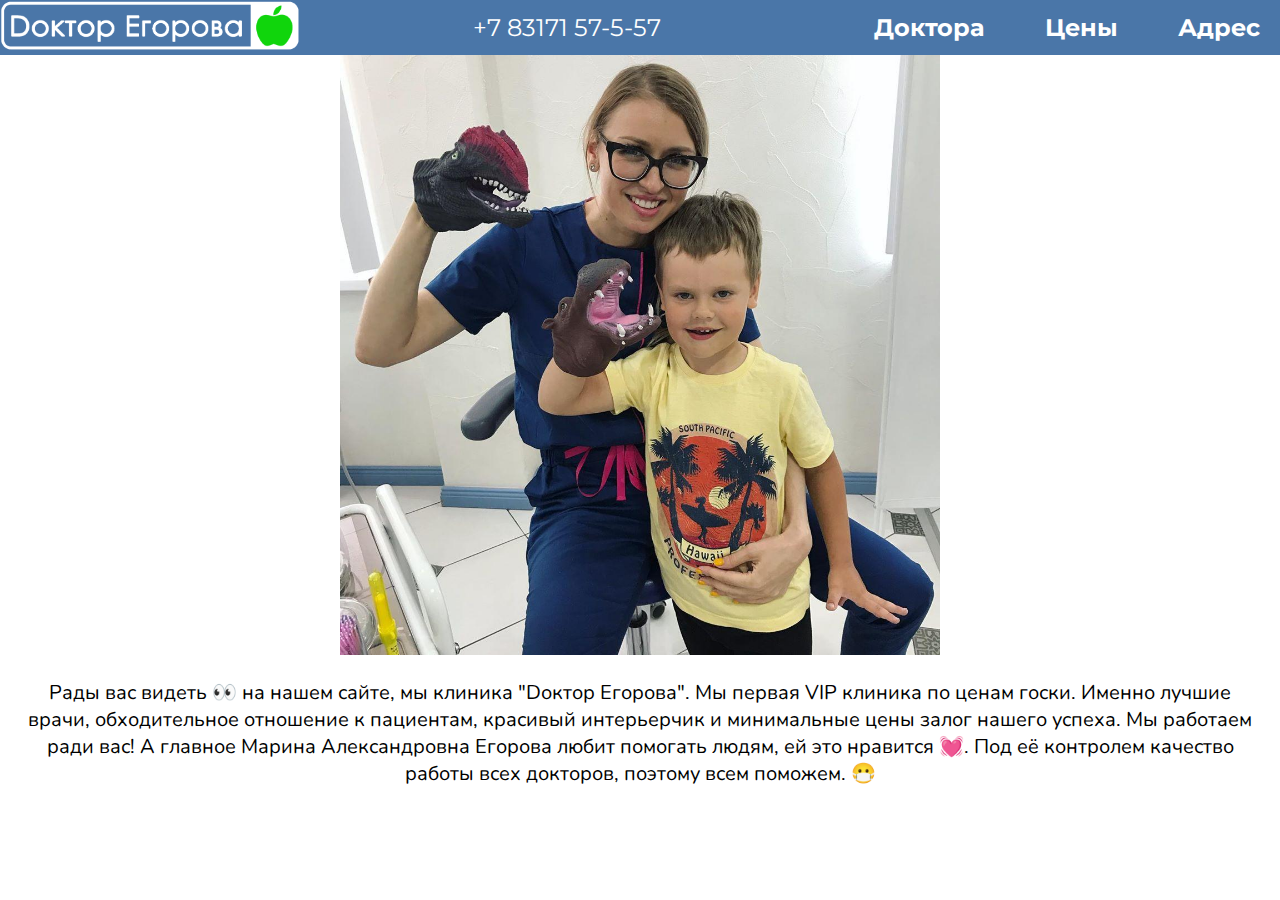
<file: index.html>
<!DOCTYPE html>
<html lang="ru">
<head>
	<meta charset="utf-8">
	<title>Стоматология "Доктор Егорова"</title>
	<link rel="shortcut icon" href="images/apl.png" type="image/x-icon">
	<link rel="stylesheet" href="style.css">
	<link href="https://fonts.googleapis.com/css2?family=Montserrat:wght@600;700&family=Nunito&display=swap" rel="stylesheet">
</head>
<body class="white_back">
	<!-- Header -->
	<header class="header">
		<div class="header_section">
			<div class="logo"><a class="a" href="index.html"><img width="300" src="images/logo.png"></a></div>	
		</div>
		<div class="header_section">
			<div class="header_phone"><a class="a" href="tel:+78317157557">+7 83171 57-5-57</a></div>	
		</div>
	    <div class="header_section">
	      <div class="header_item"><a class="a" href="doctors.html">Доктора</a></div>
	      <div class="header_item"><a class="a" href="price.html">Цены</a></div>
	      <div class="header_item"><a class="a" href="adress.html">Адрес</a></div>
	    </div>
	  </header>
	  <!--content -->
	  <center>
	  	<img src="images/index.jpg" height="600">
	<div class="h">
		Рады вас видеть 👀 на нашем сайте, мы клиника "Dоктор Егорова". Мы первая VIP клиника по ценам госки. Именно лучшие врачи, обходительное отношение к пациентам, красивый интерьерчик и минимальные цены залог нашего успеха. Мы работаем ради вас! А главное Марина Александровна Егорова любит помогать людям, ей это нравится 💓. Под еë контролем качество работы всех докторов, поэтому всем поможем. 😷
	</div>
	  </center>
	
</body>
</html>
</file>
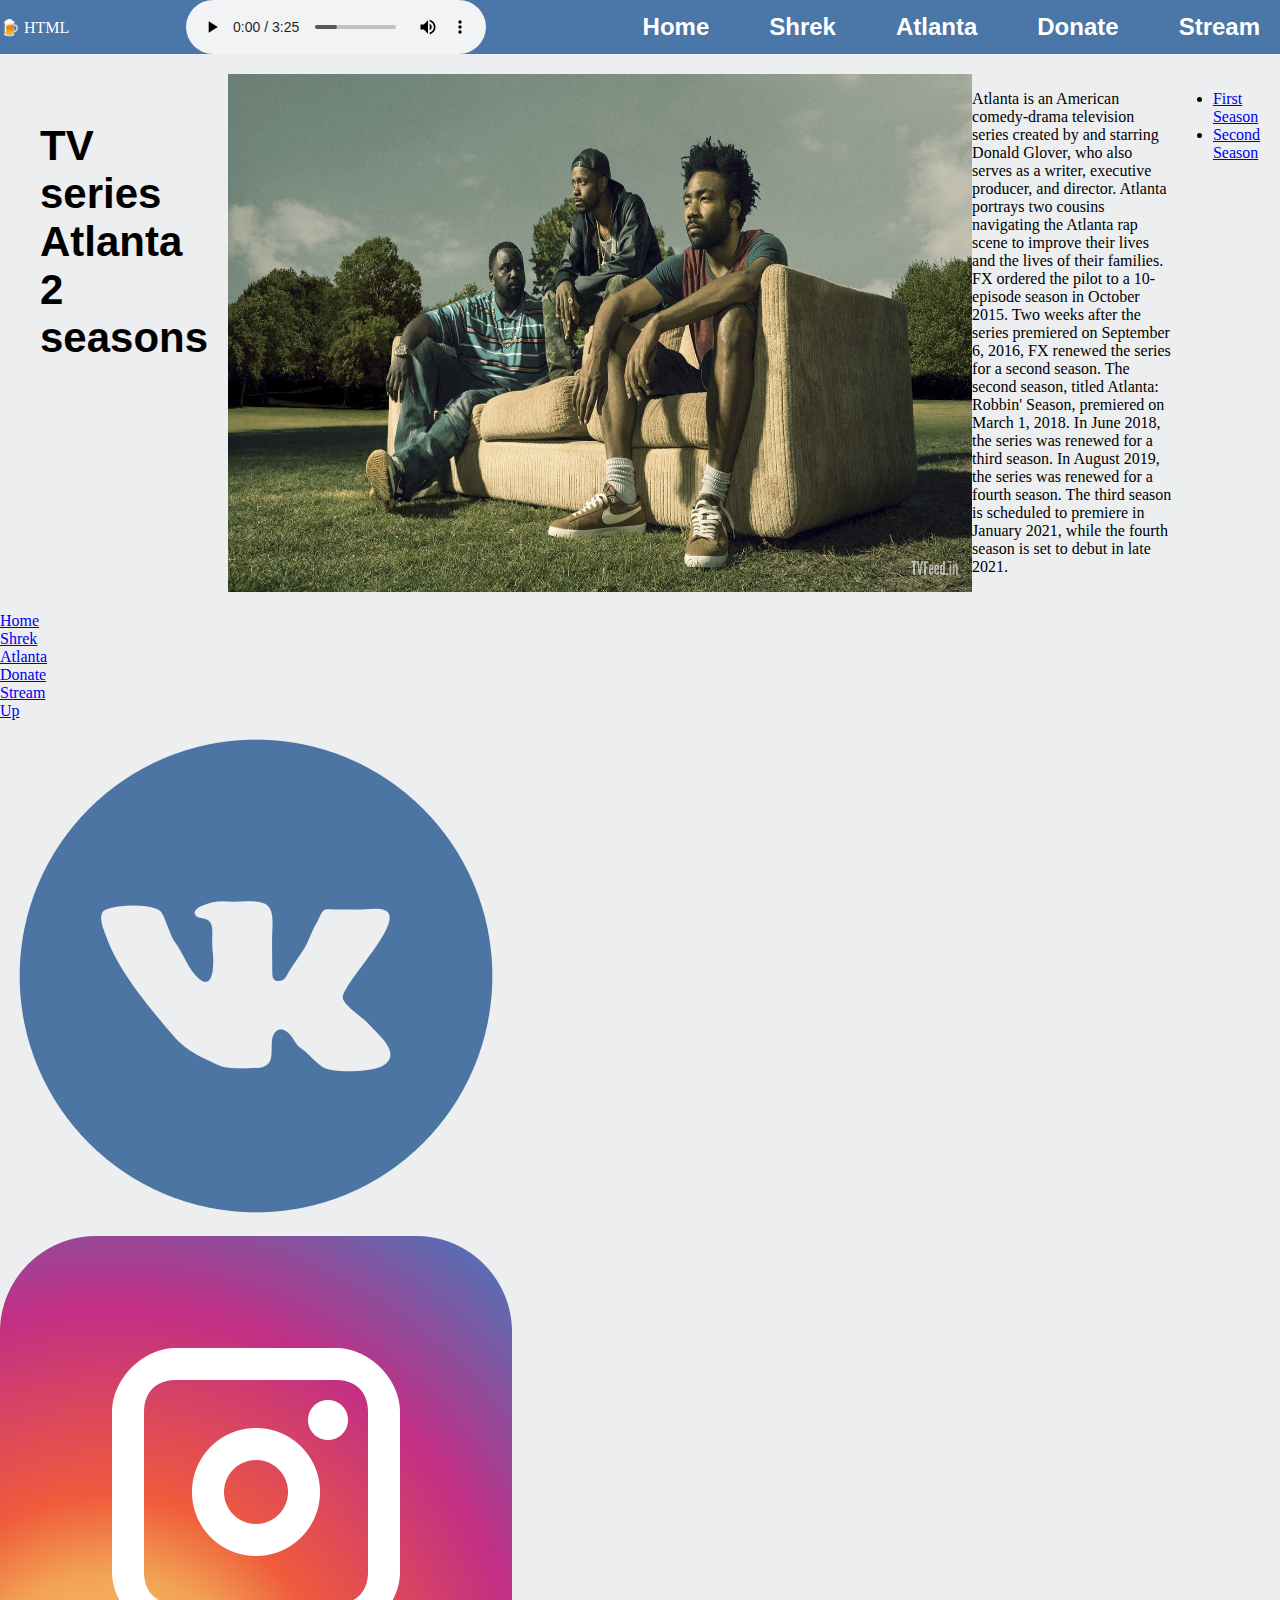
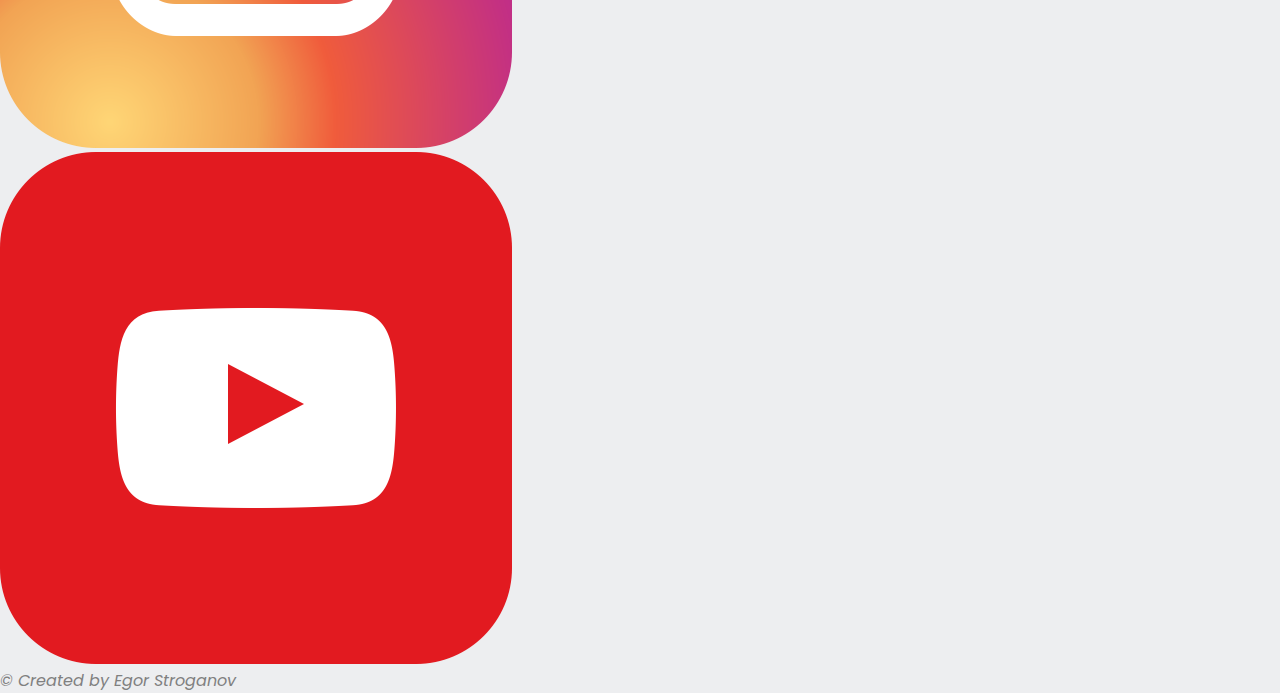
<file: about_us.html>
<!DOCTYPE html>
<html lang="en">
<head>
  <meta charset="utf-8">
  <title>Atlanta tv series</title>
    <link rel="shortcut icon" href="images/audi.png" type="image/x-icon">
  <link rel="stylesheet" href="style.css">
  <link href="https://fonts.googleapis.com/css2?family=Baloo+Paaji+2:wght@600&family=Poppins&display=swap" rel="stylesheet">
</head>
<body class="atlanta_body">
  <!-- HEADER-->
  <header class="header">
    <div class="header_section">
      <div class="header_logo">   <a class="a" href="index.html">&#127866; HTML</a></div>
    </div>
    <div class="header_section">
      <audio controls src="paper-boi.mp3"></audio>
    </div>
    <div class="header_section">
      <div class="header_item"><a class="a" href="index.html">Home</a></div>
      <div class="header_item"><a class="a" href="news.html">Shrek</a></div>
      <div class="header_item"><a class="a" href="about_us.html">Atlanta</a></div>
      <div class="header_item"><a class="a" href="donate.html">Donate</a></div>
      <div class="header_item"><a class="a" href="stream.html">Stream</a></div>
    </div>
  </header>
  <!-- content/news -->
  <div class="div">
    <h1>TV series Atlanta 2 seasons</h1>
    <img src="images/atlanta_poster.jpg_large" width="60%">
    <p>
      Atlanta is an American comedy-drama television series created by and starring Donald Glover, who also serves as a writer, executive producer, and director. Atlanta portrays two cousins navigating the Atlanta rap scene to improve their lives and the lives of their families. FX ordered the pilot to a 10-episode season in October 2015. Two weeks after the series premiered on September 6, 2016, FX renewed the series for a second season. The second season, titled Atlanta: Robbin' Season, premiered on March 1, 2018. In June 2018, the series was renewed for a third season. In August 2019, the series was renewed for a fourth season. The third season is scheduled to premiere in January 2021, while the fourth season is set to debut in late 2021.
    </p>
    <ul>
      <li><a href="atl1.html">First Season</a></li>
      <li><a href="atl2.html">Second Season</a></li>
    </ul>
  </div>
  <footer class="footer">
    <div class="footer_section">
      <div class="footer_item"><a href="index.html"     class="a_footer">Home</a></div>
      <div class="footer_item"><a href="news.html"     class="a_footer">Shrek</a></div>
      <div class="footer_item"><a href="about_us.html" class="a_footer">Atlanta</a></div>
      <div class="footer_item"><a href="donate.html"   class="a_footer">Donate</a></div>
      <div class="footer_item"><a href="stream.html"   class="a_footer">Stream</a></div>
      <div class="footer_item"><a href="#"             class="a_footer">Up</a></div>
    </div>

    <div class="footer_section">
      <div class="footer_item_img">
        <a href="https://vk.com/comicsansmc" target="_blank" class="a"><img class="img" 
          src="images/vk.png"></a>
      </div>
      <div class="footer_item_img">
        <a href="https://www.instagram.com/offffffnikimatana/" target="_blank" class="a"><img class="img" src="images/inst.png"></a>
      </div>
      <div class="footer_item_img">
        <a href="https://www.youtube.com/channel/UCi1xnFnVinfPbustBMjb_vQ?view_as=subscriber" target="_blank" class="a"><img class="img" src="images/yt.png"></a>
      </div>
    </div>
  </footer>
  <div class="the_creator">
      <em><font face="Poppins" size="3" color="gray">&#169; Created by Egor Stroganov</font></em>
    </div>
</body>
</html>
</file>
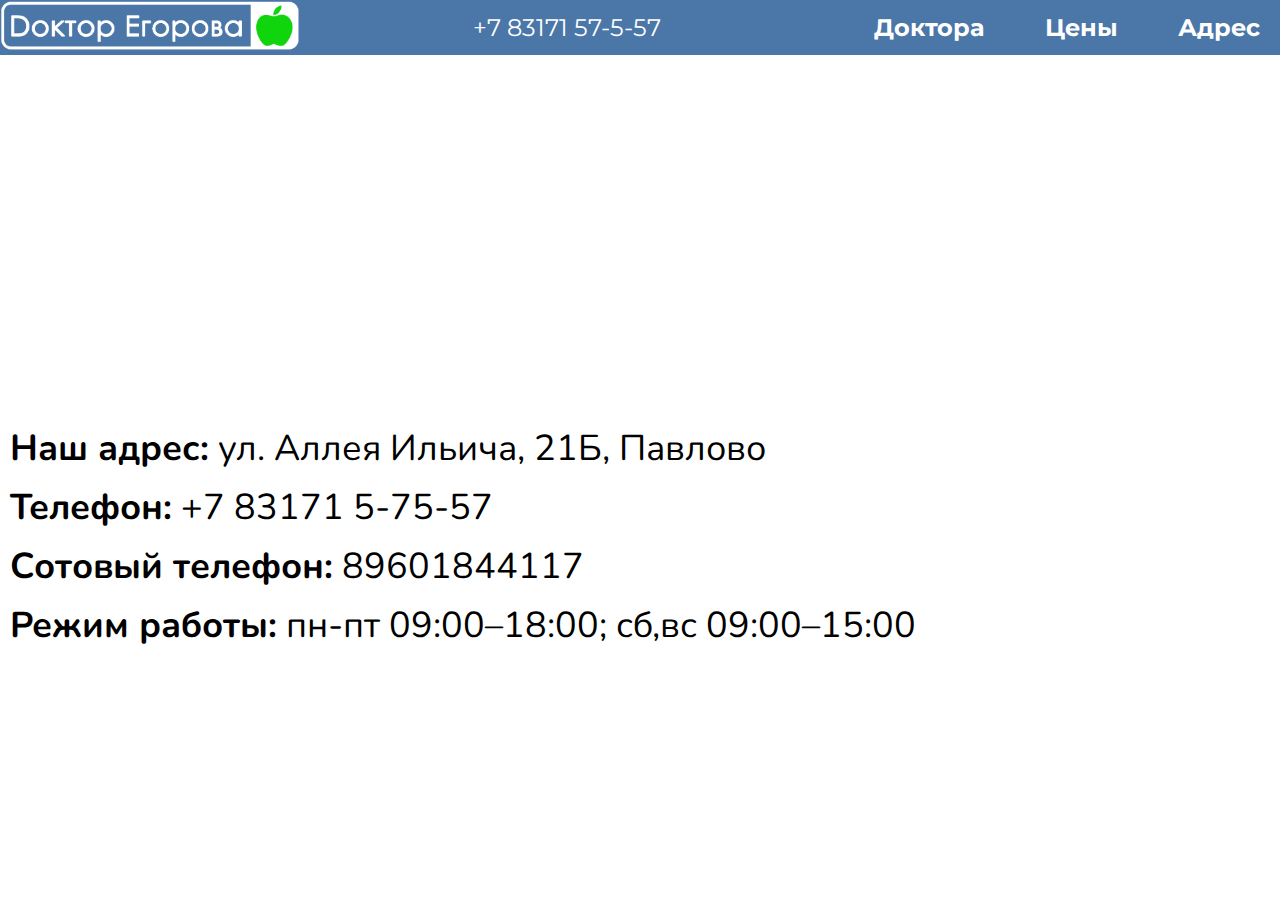
<file: adress.html>
<!DOCTYPE html>
<html lang="ru">
<head>
	<meta charset="utf-8">
	<title>Адресс</title>
	<link rel="shortcut icon" href="images/apl.png" type="image/x-icon">
	<link rel="stylesheet" href="style.css">
	<link href="https://fonts.googleapis.com/css2?family=Montserrat:wght@600;700&family=Nunito&display=swap" rel="stylesheet">
</head>
<body class="white_back">
	<!-- Header -->
	<header class="header">
		<div class="header_section">
			<div class="logo"><a class="a" href="index.html"><img width="300" src="images/logo.png"></a></div>
		</div>
		<div class="header_section">
			<div class="header_phone"><a class="a" href="tel:+78317157557">+7 83171 57-5-57</a></div>	
		</div>
	    <div class="header_section">
	      <div class="header_item"><a class="a" href="doctors.html">Доктора</a></div>
	      <div class="header_item"><a class="a" href="price.html">Цены</a></div>
	      <div class="header_item"><a class="a" href="adress.html">Адрес</a></div>
	    </div>
	  </header>

	  <iframe src="https://yandex.ru/map-widget/v1/?um=constructor%3A981377c8918e647b51d008e6818aafa29789dbdaf8f96db471f764cc96a24ab4&amp;source=constructor" width="100%" height="355" frameborder="0"></iframe>

	 <div class="big">
	 	<div class="baby"><strong>Наш адрес:</strong> ул. Аллея Ильича, 21Б, Павлово</div>
	 	<div class="baby"><strong>Телефон:</strong> +7 83171 5-75-57</div>
		<div class="baby"><strong>Сотовый телефон:</strong> 89601844117</div>
	 	<div class="baby"><strong>Режим работы:</strong> пн-пт 09:00–18:00; сб,вс 09:00–15:00</div>

	 </div>
	
</body>
</html>
</file>
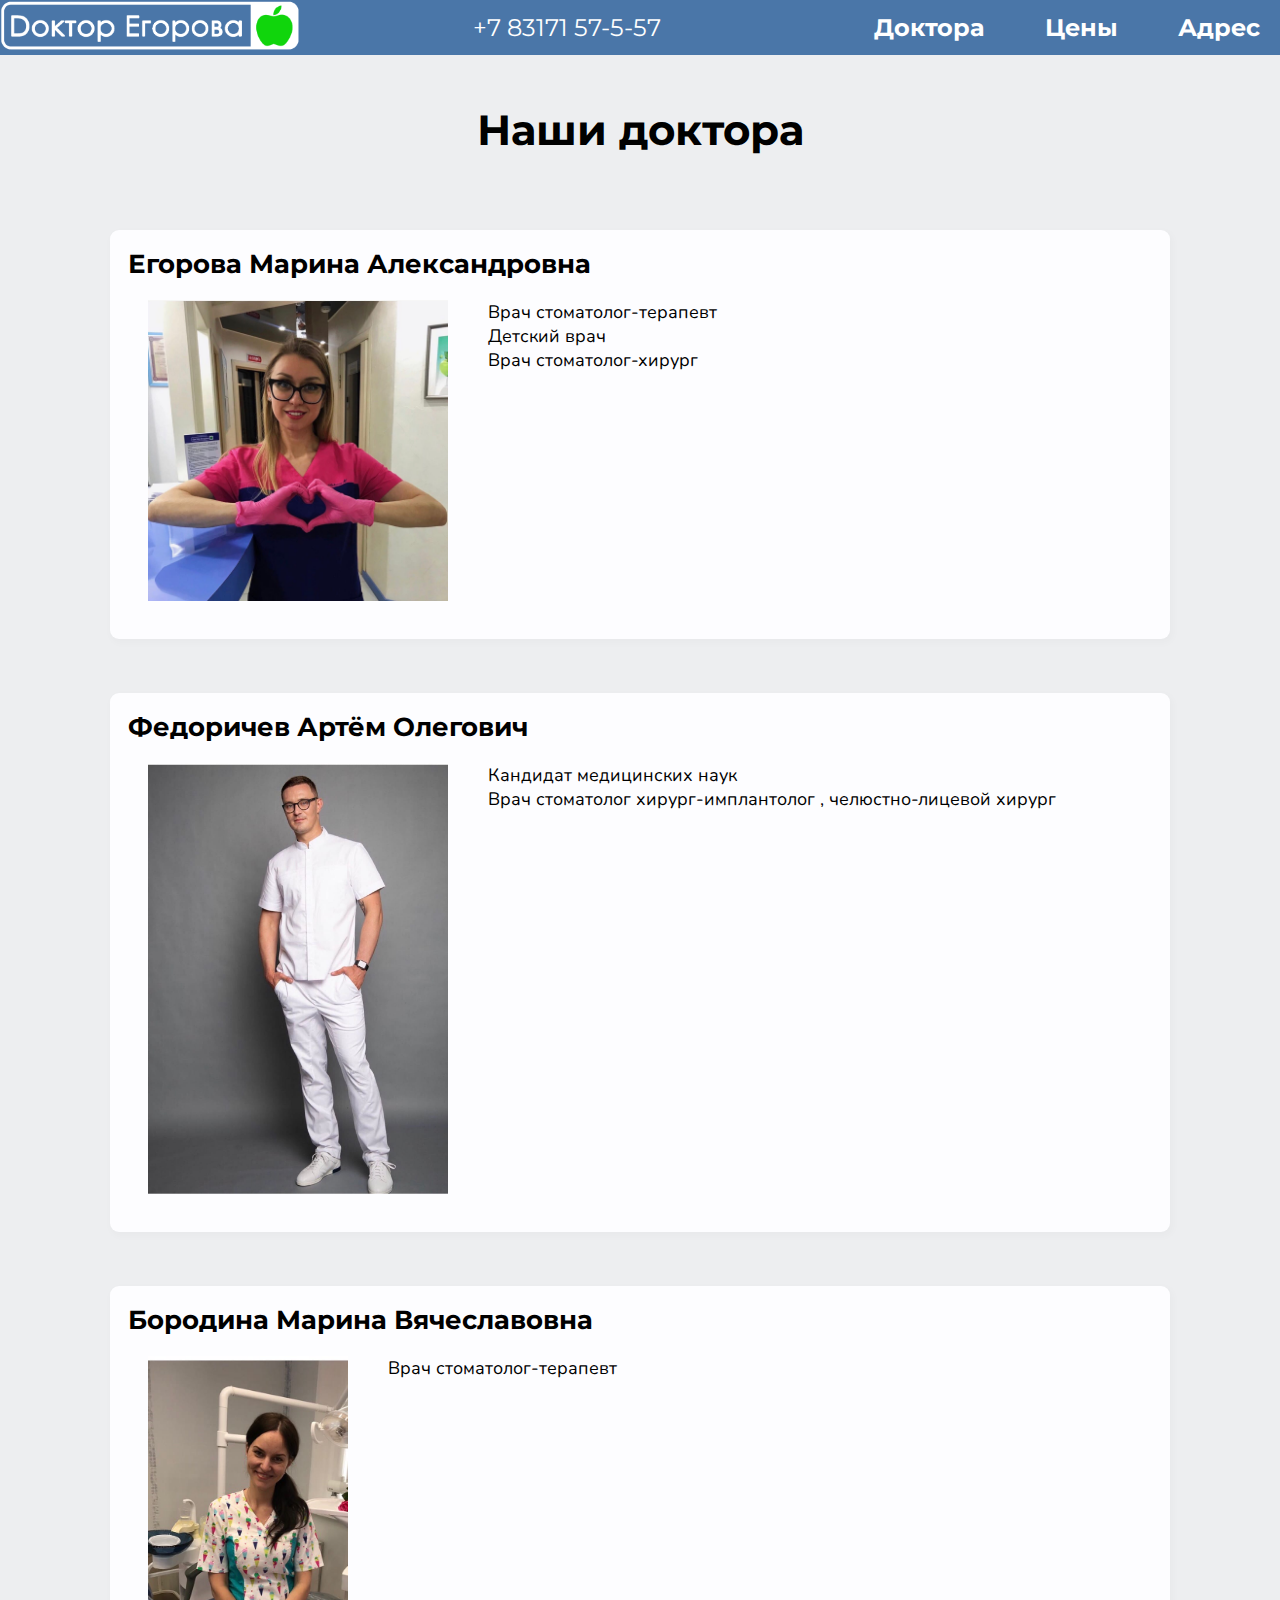
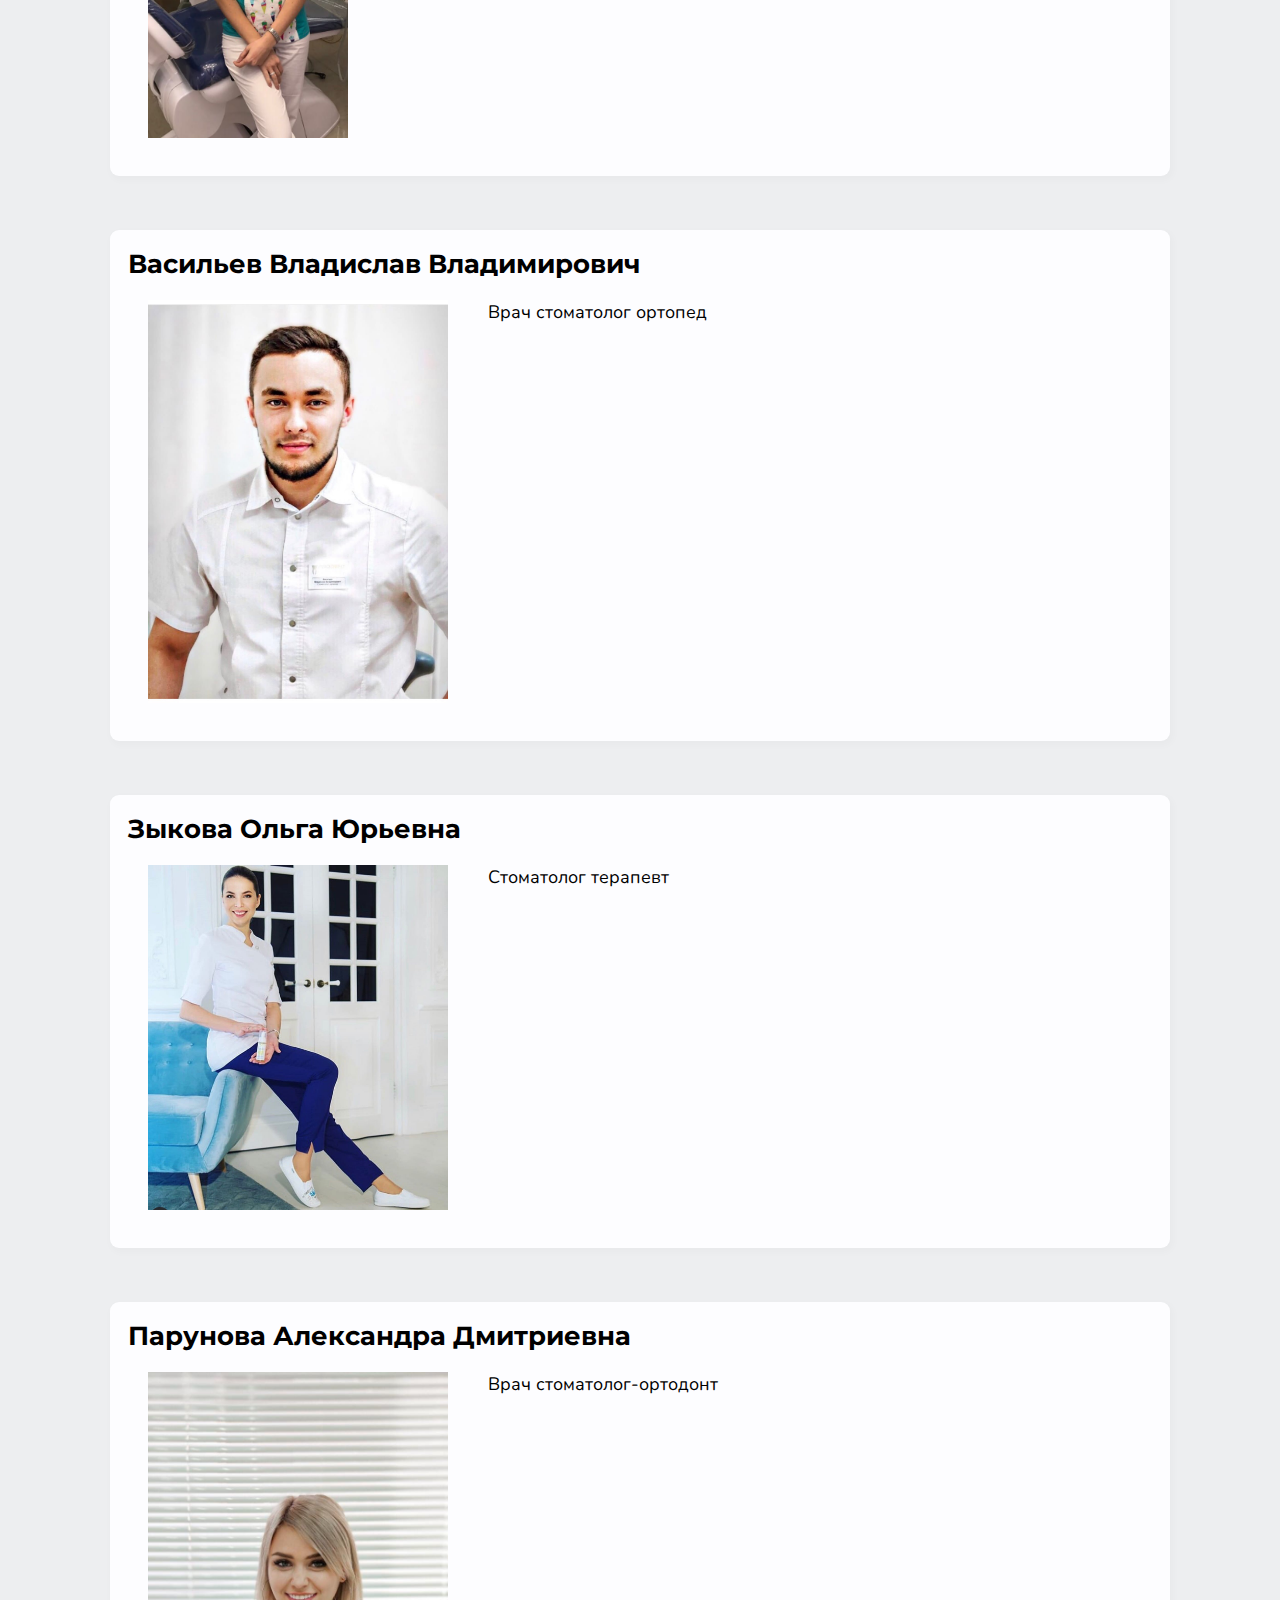
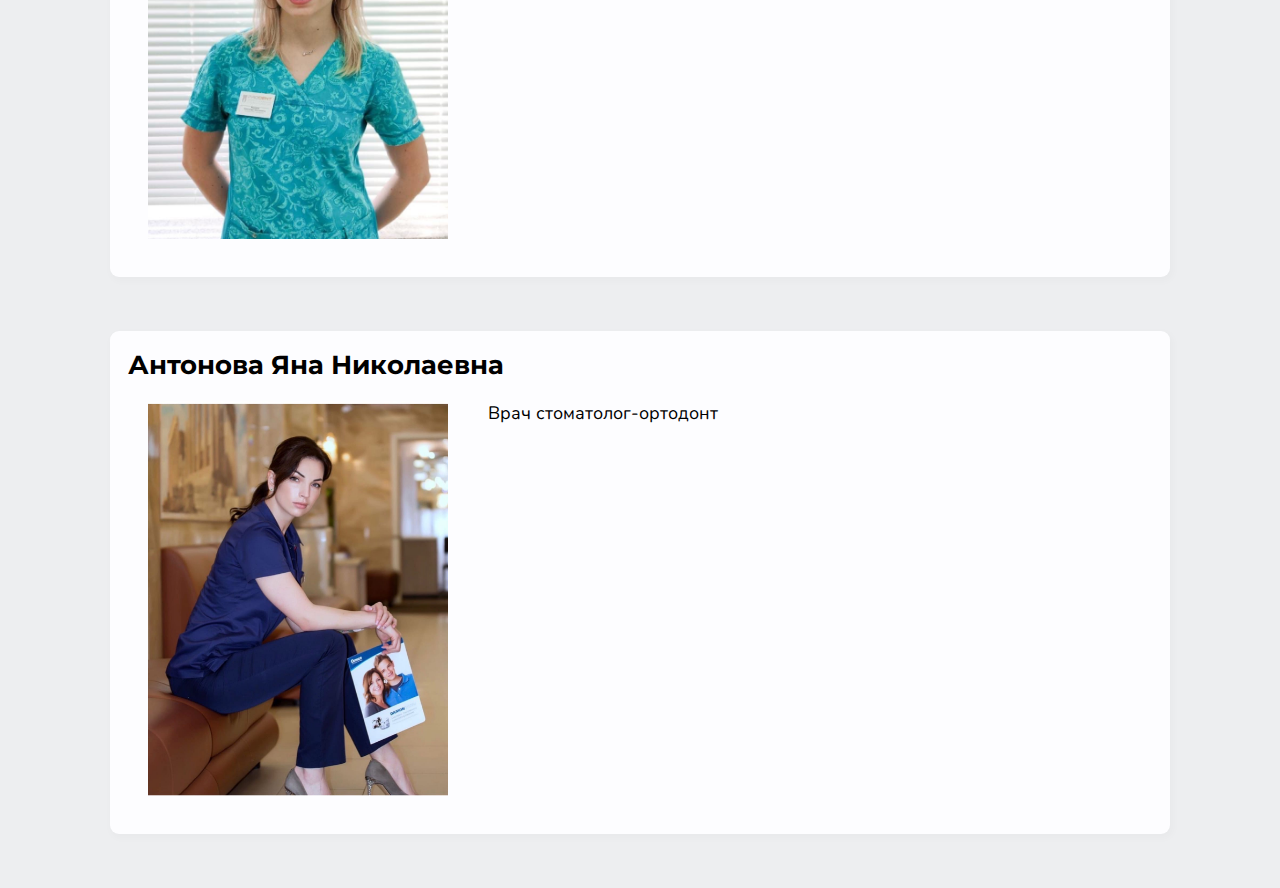
<file: doctors.html>
<!DOCTYPE html>
<html lang="ru">
<head>
	<meta charset="utf-8">
	<title>Доктора</title>
	<link rel="shortcut icon" href="images/apl.png" type="image/x-icon">
	<link rel="stylesheet" href="style.css">
	<link href="https://fonts.googleapis.com/css2?family=Montserrat:wght@600;700&family=Nunito&display=swap" rel="stylesheet">
</head>
<body>
	<!-- Header -->
	<header class="header">
		<div class="header_section">
			<div class="logo"><a class="a" href="index.html"><img width="300" src="images/logo.png"></a></div>
		</div>
		<div class="header_section">
			<div class="header_phone"><a class="a" href="tel:+78317157557">+7 83171 57-5-57</a></div>	
		</div>
	    <div class="header_section">
	      <div class="header_item"><a class="a" href="doctors.html">Доктора</a></div>
	      <div class="header_item"><a class="a" href="price.html">Цены</a></div>
	      <div class="header_item"><a class="a" href="adress.html">Адрес</a></div>
	    </div>
	  </header>
	 <!-- content -->
	 <center><h1>Наши доктора</h1></center>
	 <form>
	 	<h2>Егорова Марина Александровна</h2>
	 	<div class="niga">
	 		<div class="div"><img src="images/marina.jpg" width="300"></div>
		 	<div class="div">
		 	Врач стоматолог-терапевт <br>
			Детский врач<br>
			Врач стоматолог-хирург
		 	</div>
	 	</div>
	 </form>
	 <form>
	 	<h2>Федоричев Артём Олегович</h2>
	 	<div class="niga">
	 		<div class="div"><img src="images/doc.jpg" width="300"></div>
		 	<div class="div">
		 	Кандидат медицинских наук <br>
			Врач стоматолог хирург-имплантолог , челюстно-лицевой хирург
		 	</div>
	 	</div>
	 </form>
	 <form>
	 	<h2>Бородина Марина Вячеславовна</h2>
	 	<div class="niga">
	 		<div class="div"><img src="images/marina2.jpg"  width="200"></div>
		 	<div class="div">
		 	Врач стоматолог-терапевт
		 	</div>
	 	</div>
	 </form>
	 <form>
	 	<h2>Васильев Владислав Владимирович</h2>
	 	<div class="niga">
	 		<div class="div"><img src="images/vlad.jpg" width="300"></div>
		 	<div class="div">
		 	Врач стоматолог ортопед
		 	</div>
	 	</div>
	 </form>
	 <form>
	 	<h2>Зыкова Ольга Юрьевна</h2>
	 	<div class="niga">
	 		<div class="div"><img src="images/olga.jpg" width="300"></div>
		 	<div class="div">
		 	Стоматолог терапевт
		 	</div>
	 	</div>
	 </form>
	 <form>
	 	<h2>Парунова Александра Дмитриевна</h2>
	 	<div class="niga">
	 		<div class="div"><img src="images/hot.jpg" width="300"></div>
		 	<div class="div">
		 	Врач стоматолог-ортодонт
		 	</div>
	 	</div>
	 </form>
	 <form>
	 	<h2>Антонова Яна Николаевна</h2>
	 	<div class="niga">
	 		<div class="div"><img src="images/yana.jpg" width="300"></div>
		 	<div class="div">
		 	Врач стоматолог-ортодонт
		 	</div>
	 	</div>
	 </form>
</body>
</html>
</file>
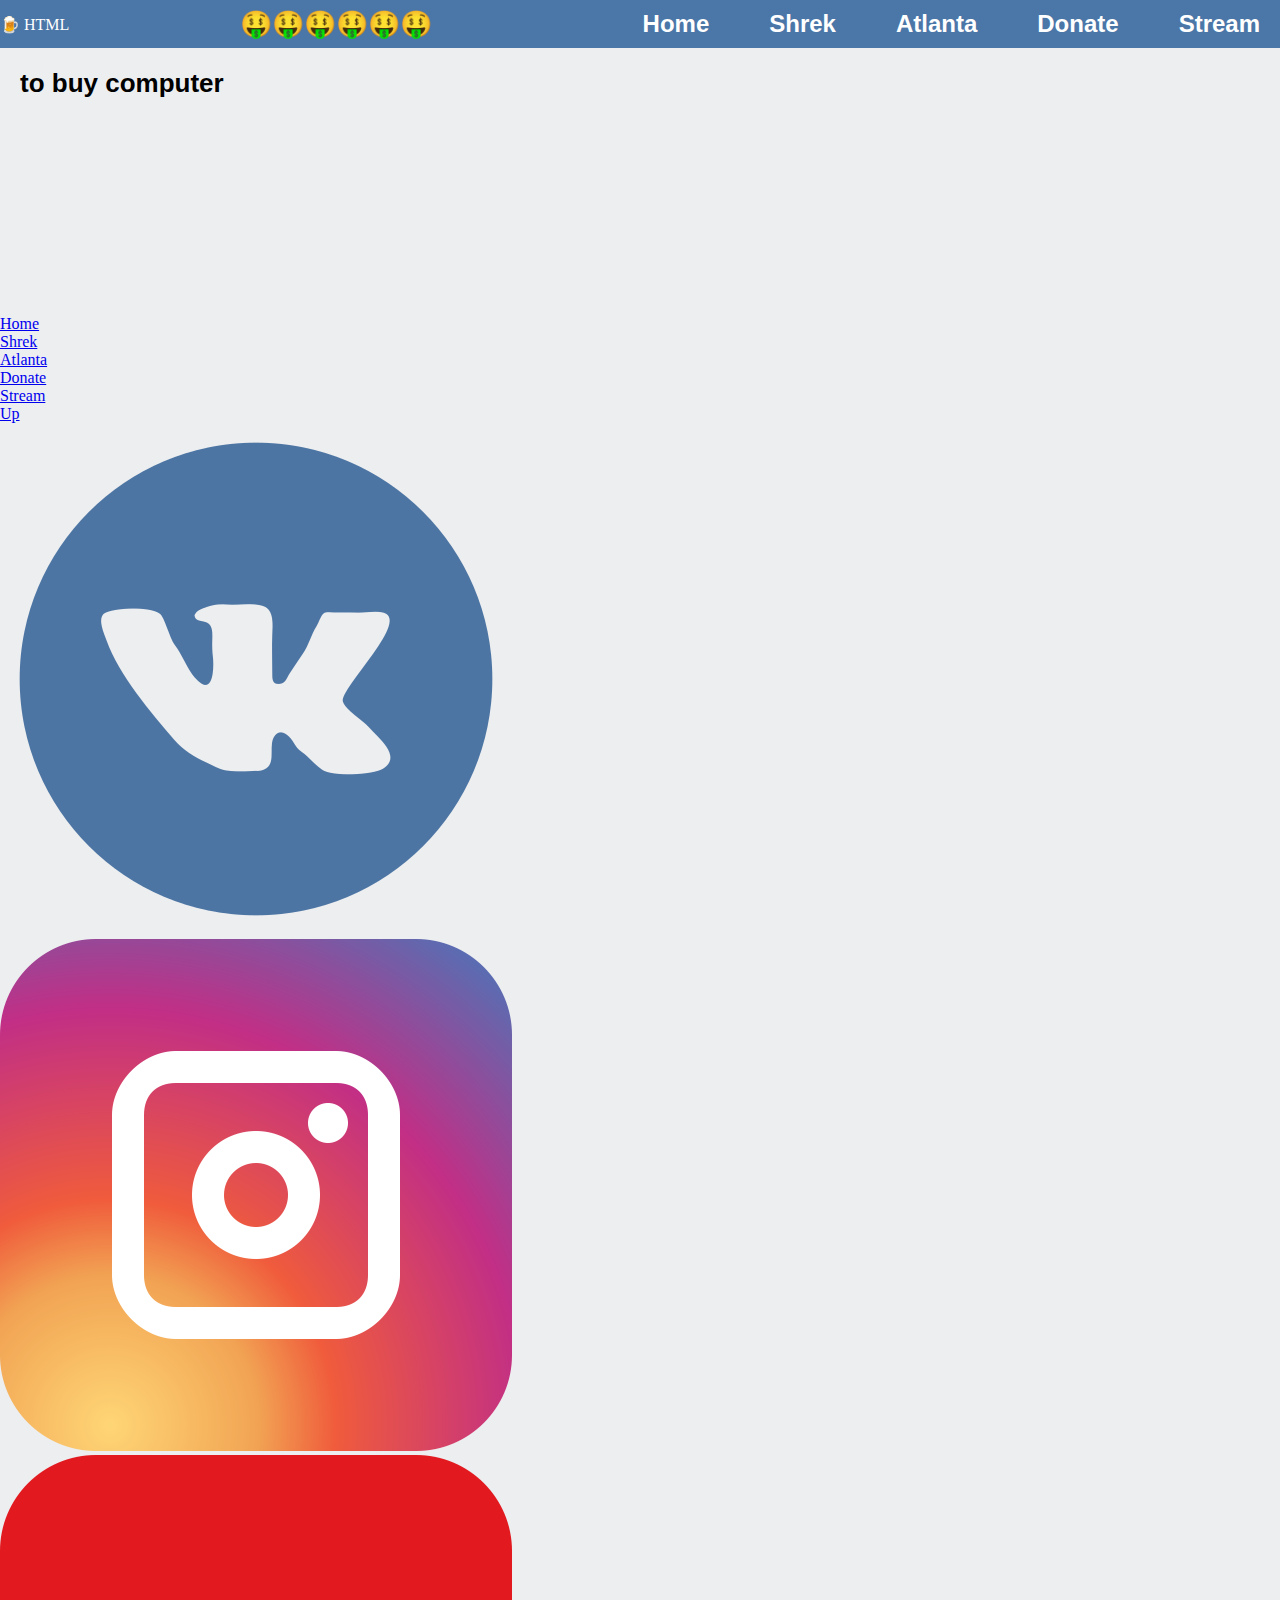
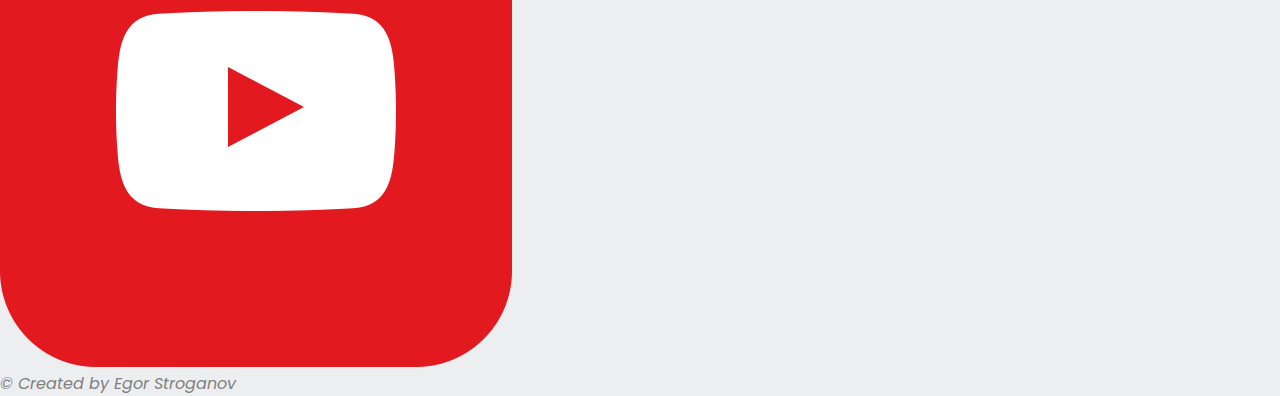
<file: donate.html>
<!DOCTYPE html>
<html lang="en">
<head>
  <meta charset="utf-8">
  <title>Donate</title>
  <link rel="shortcut icon" href="images/audi.png" type="image/x-icon">
  <link rel="stylesheet" href="style.css">
  <link href="https://fonts.googleapis.com/css2?family=Baloo+Paaji+2:wght@600&family=Poppins&display=swap" rel="stylesheet">
</head>
<body>
  <!-- HEADER-->
  <header class="header">
    <div class="header_section">
      <div class="header_logo">   <a class="a" href="index.html">&#127866; HTML</a></div>
    </div>
    <div class="header_section">
      <h3>&#129297;&#129297;&#129297;&#129297;&#129297;&#129297;</h3>
    </div>
    <div class="header_section">
      <div class="header_item"><a class="a" href="index.html">Home</a></div>
      <div class="header_item"><a class="a" href="news.html">Shrek</a></div>
      <div class="header_item"><a class="a" href="about_us.html">Atlanta</a></div>
      <div class="header_item"><a class="a" href="donate.html">Donate</a></div>
      <div class="header_item"><a class="a" href="stream.html">Stream</a></div>
    </div>
  </header>
  <!-- content/news -->
  <div class="div">
    <h2>to buy computer</h2>
    <iframe src="https://money.yandex.ru/quickpay/shop-widget?writer=buyer&targets=&targets-hint=How%20poopoo%3F&default-sum=&button-text=11&payment-type-choice=on&mobile-payment-type-choice=on&hint=&successURL=&quickpay=shop&account=410013835438416" width="423" height="227" frameborder="0" allowtransparency="true" scrolling="no"></iframe>
  </div>
  <footer class="footer">
    <div class="footer_section">
      <div class="footer_item"><a href="index.html"     class="a_footer">Home</a></div>
      <div class="footer_item"><a href="news.html"     class="a_footer">Shrek</a></div>
      <div class="footer_item"><a href="about_us.html" class="a_footer">Atlanta</a></div>
      <div class="footer_item"><a href="donate.html"   class="a_footer">Donate</a></div>
      <div class="footer_item"><a href="stream.html"   class="a_footer">Stream</a></div>
      <div class="footer_item"><a href="#"             class="a_footer">Up</a></div>
    </div>

    <div class="footer_section">
      <div class="footer_item_img">
        <a href="https://vk.com/comicsansmc" target="_blank" class="a"><img class="img" 
          src="images/vk.png"></a>
      </div>
      <div class="footer_item_img">
        <a href="https://www.instagram.com/offffffnikimatana/" target="_blank" class="a"><img class="img" src="images/inst.png"></a>
      </div>
      <div class="footer_item_img">
        <a href="https://www.youtube.com/channel/UCi1xnFnVinfPbustBMjb_vQ?view_as=subscriber" target="_blank" class="a"><img class="img" src="images/yt.png"></a>
      </div>
    </div>
  </footer>
  <div class="the_creator">
      <em><font face="Poppins" size="3" color="gray">&#169; Created by Egor Stroganov</font></em>
    </div>
</body>
</html>
</file>
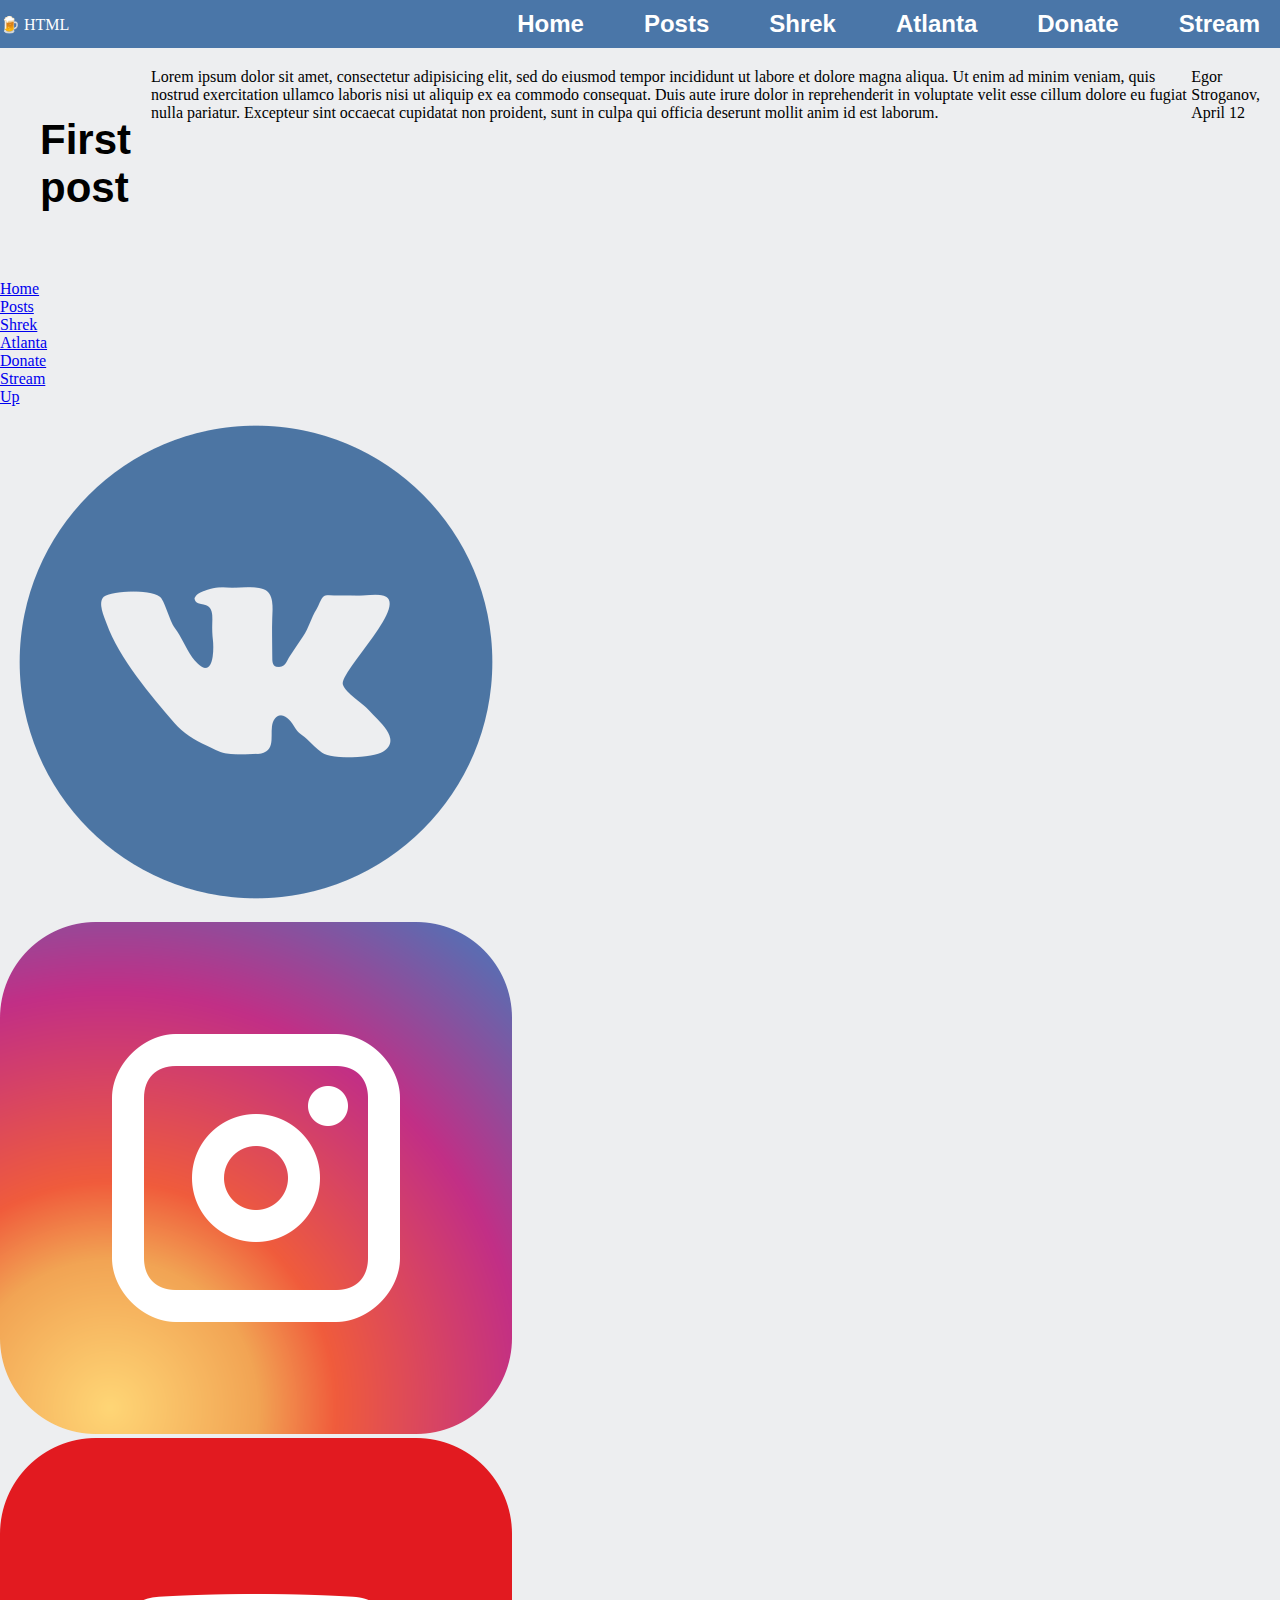
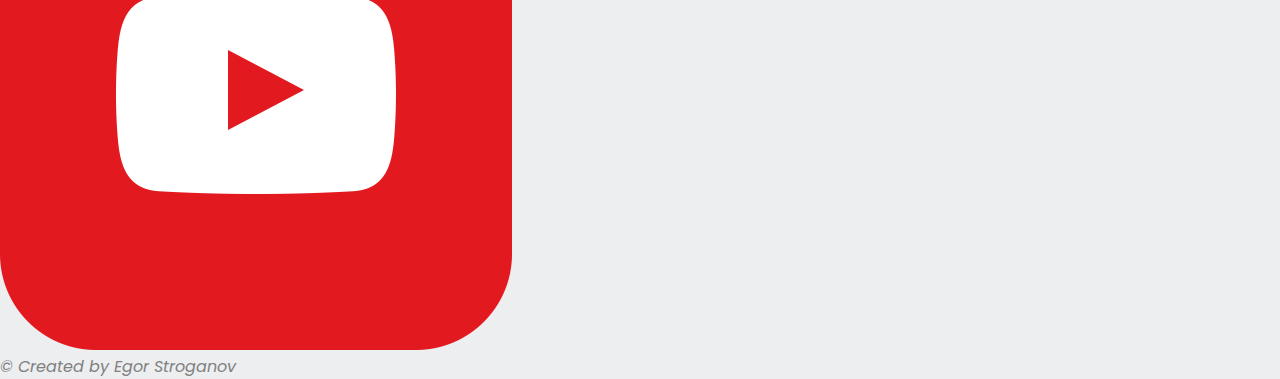
<file: posts.html>
<!DOCTYPE html>
<html lang="en">
<head>
  <meta charset="utf-8">
  <title>Posts</title>
  <link rel="shortcut icon" href="images/audi.png" type="image/x-icon">
  <link rel="stylesheet" href="style.css">
  <link href="https://fonts.googleapis.com/css2?family=Baloo+Paaji+2:wght@600&family=Poppins&display=swap" rel="stylesheet">
</head>
<body>
  <!-- HEADER-->
  <header class="header">
    <div class="header_section">
      <div class="header_logo">   <a class="a" href="index.html">&#127866; HTML</a></div>
    </div>
    <div class="header_section">
      <div class="header_item"><a class="a" href="index.html">Home</a></div>
      <div class="header_item"><a class="a" href="posts.html">Posts</a></div>
      <div class="header_item"><a class="a" href="news.html">Shrek</a></div>
      <div class="header_item"><a class="a" href="about_us.html">Atlanta</a></div>
      <div class="header_item"><a class="a" href="donate.html">Donate</a></div>
      <div class="header_item"><a class="a" href="stream.html">Stream</a></div>
    </div>
  </header>
  <!-------------------------------------------------------------------------------------------------- 
    content/news 
    -------------------------------------------------------------------------------------------------->
    <div class="div">
      <h1>First post</h1>
      Lorem ipsum dolor sit amet, consectetur adipisicing elit, sed do eiusmod
      tempor incididunt ut labore et dolore magna aliqua. Ut enim ad minim veniam,
      quis nostrud exercitation ullamco laboris nisi ut aliquip ex ea commodo
      consequat. Duis aute irure dolor in reprehenderit in voluptate velit esse
      cillum dolore eu fugiat nulla pariatur. Excepteur sint occaecat cupidatat non
      proident, sunt in culpa qui officia deserunt mollit anim id est laborum.
      <footer class="footer_content">
        Egor Stroganov, April 12
      </footer>
    </div>
  
  <!-------------------------------------------------------------------------------------------
    Footer
  -------------------------------------------------------------------------------------------->

  <footer class="footer">
    <div class="footer_section">
      <div class="footer_item"><a href="index.html"     class="a_footer">Home</a></div>
      <div class="footer_item"><a href="posts.html"     class="a_footer">Posts</a></div>
      <div class="footer_item"><a href="news.html"     class="a_footer">Shrek</a></div>
      <div class="footer_item"><a href="about_us.html" class="a_footer">Atlanta</a></div>
      <div class="footer_item"><a href="donate.html"   class="a_footer">Donate</a></div>
      <div class="footer_item"><a href="stream.html"   class="a_footer">Stream</a></div>
      <div class="footer_item"><a href="#"             class="a_footer">Up</a></div>
    </div>

    <div class="footer_section">
      <div class="footer_item_img">
        <a href="https://vk.com/comicsansmc" target="_blank" class="a"><img class="img" 
          src="images/vk.png"></a>
      </div>
      <div class="footer_item_img">
        <a href="https://www.instagram.com/offffffnikimatana/" target="_blank" class="a"><img class="img" src="images/inst.png"></a>
      </div>
      <div class="footer_item_img">
        <a href="https://www.youtube.com/channel/UCi1xnFnVinfPbustBMjb_vQ?view_as=subscriber" target="_blank" class="a"><img class="img" src="images/yt.png"></a>
      </div>
    </div>
  </footer>
  <div class="the_creator">
      <em><font face="Poppins" size="3" color="gray">&#169; Created by Egor Stroganov</font></em>
    </div>
</body>
</html>
</file>
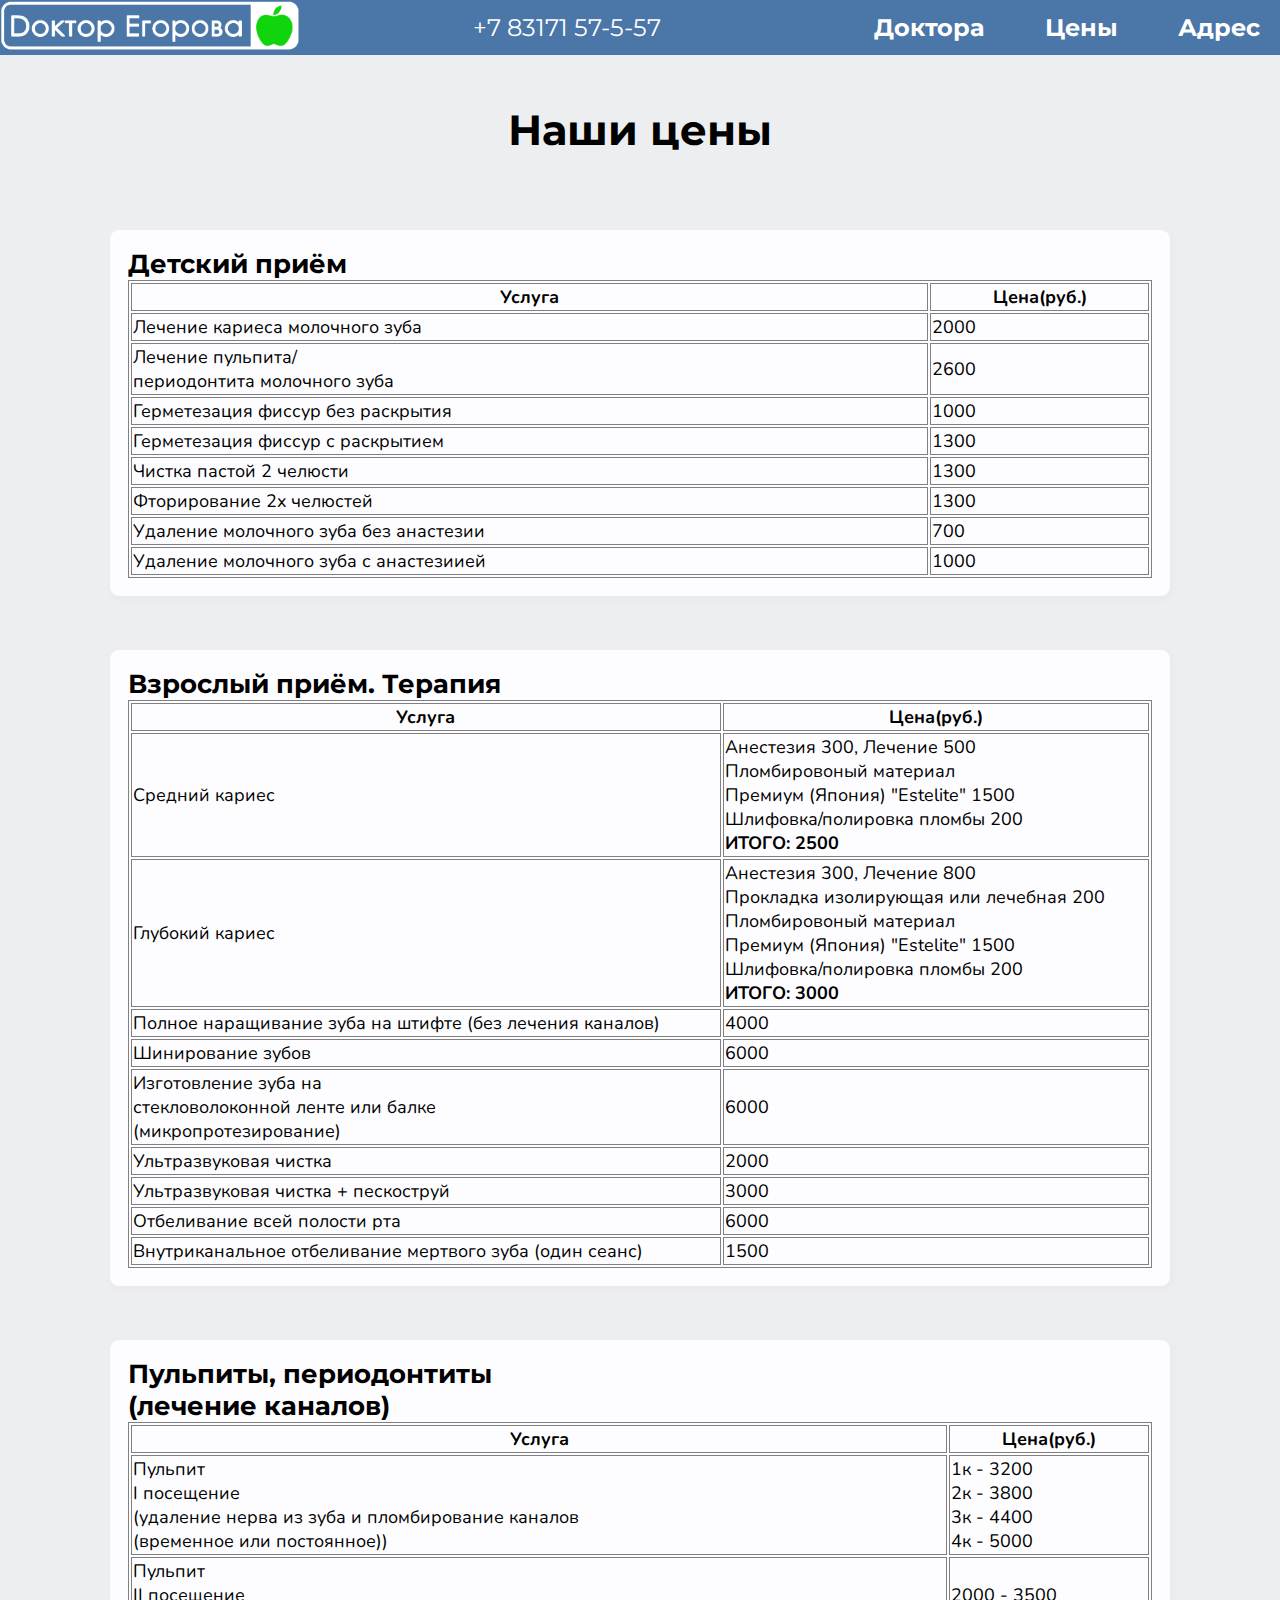
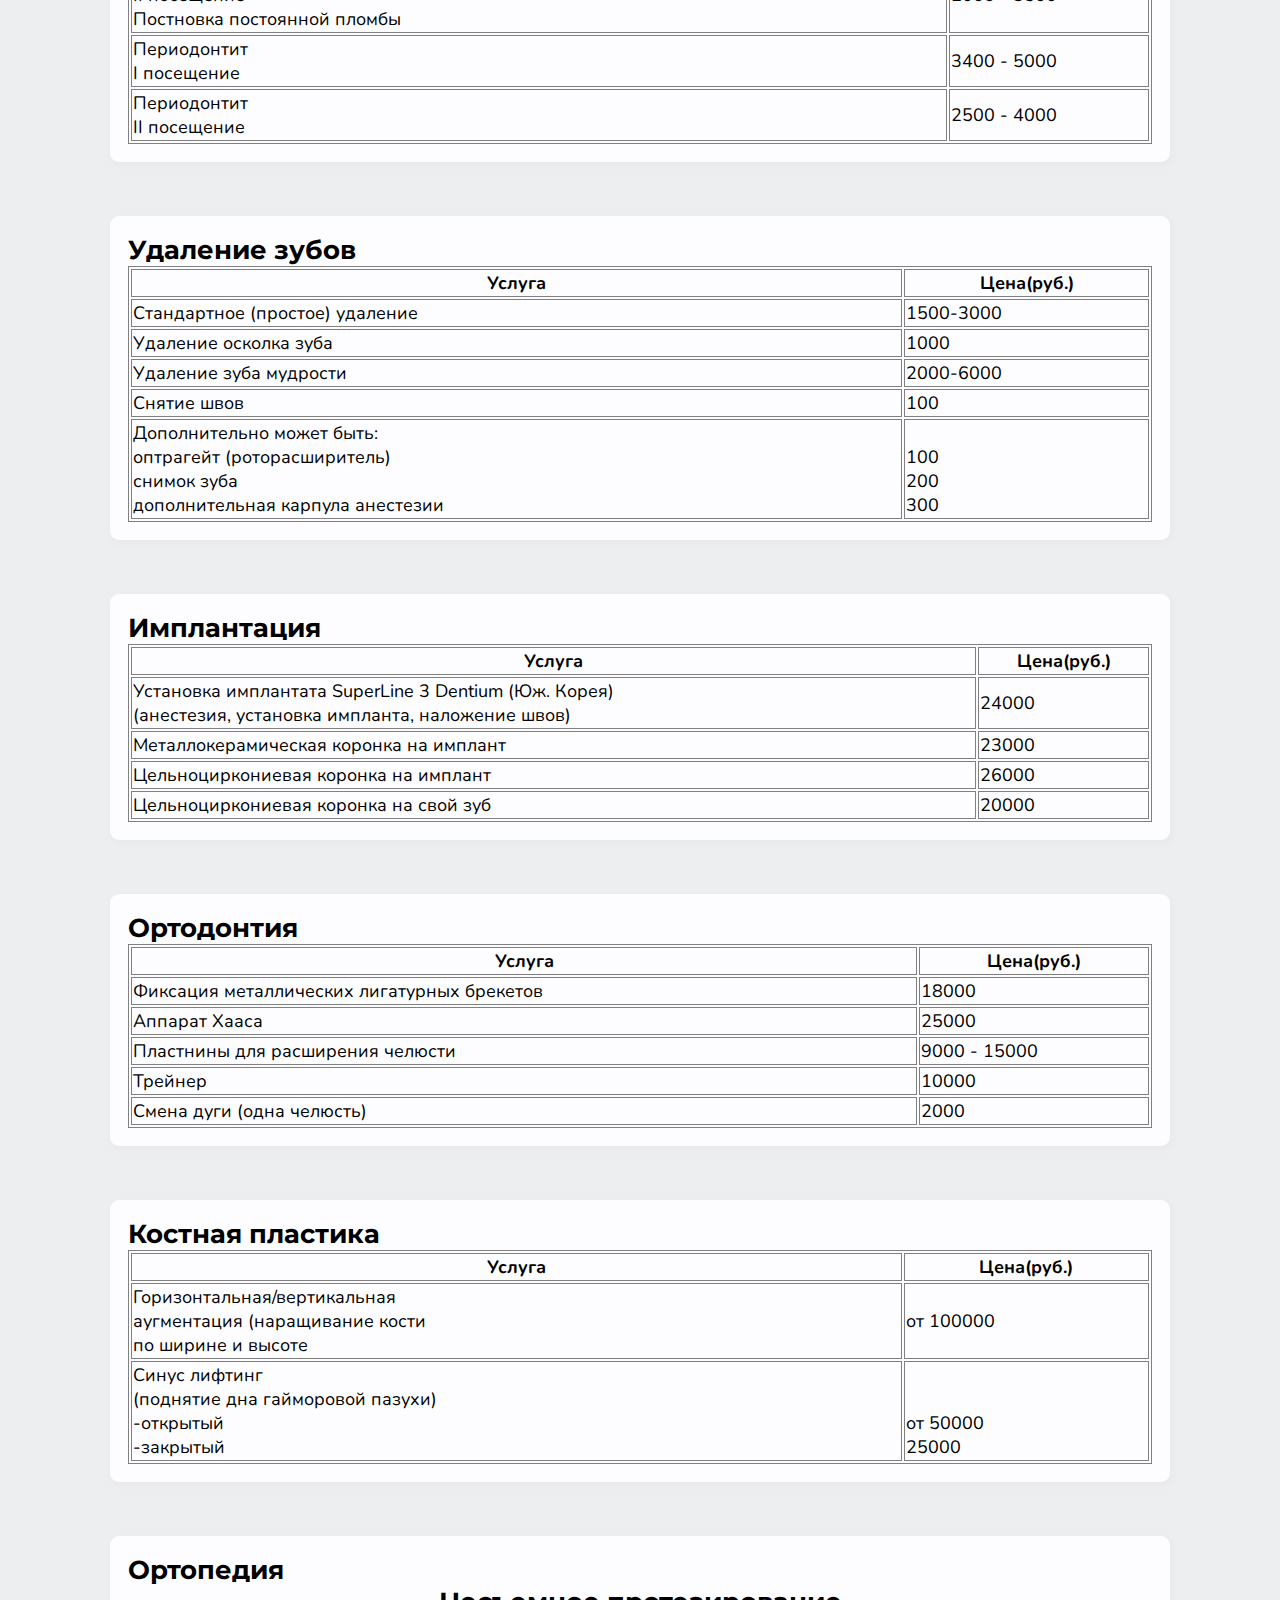
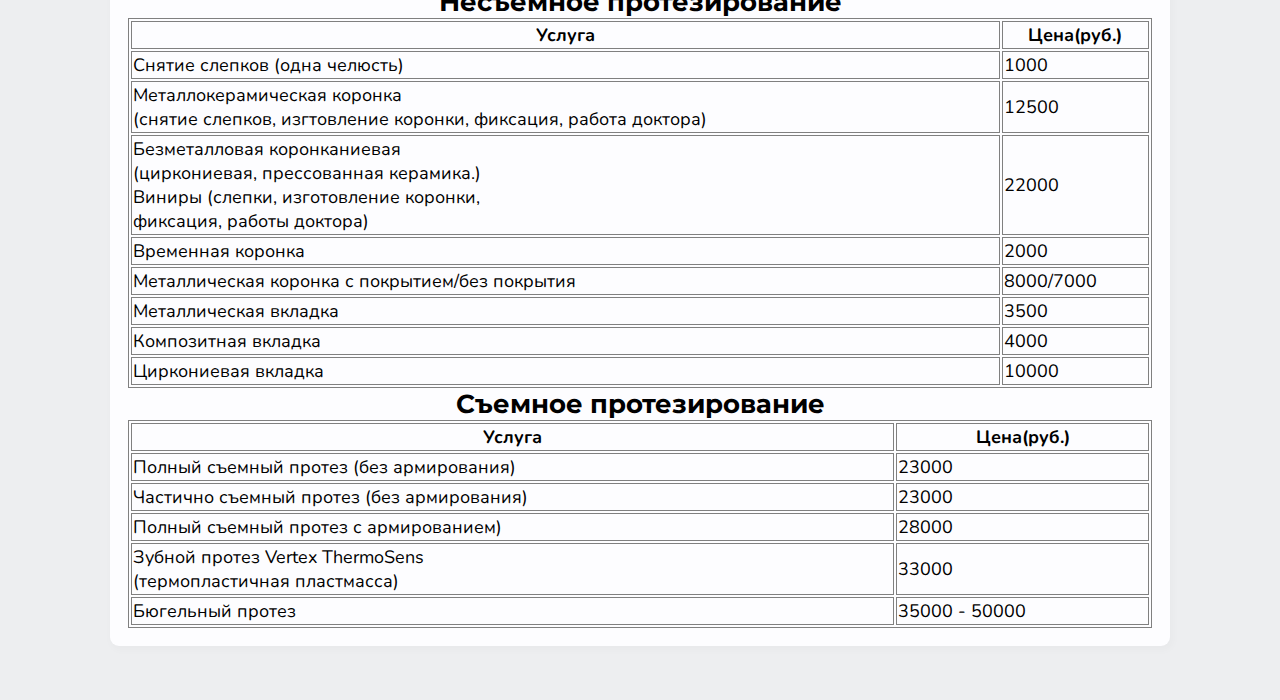
<file: price.html>
<!DOCTYPE html>
<html lang="ru">
<head>
	<meta charset="utf-8">
	<title>Цены</title>
	<link rel="shortcut icon" href="images/apl.png" type="image/x-icon">
	<link rel="stylesheet" href="style.css">
	<link href="https://fonts.googleapis.com/css2?family=Montserrat:wght@600;700&family=Nunito&display=swap" rel="stylesheet">
</head>
<body>
	<!-- Header -->
	<header class="header">
		<div class="header_section">
			<div class="logo"><a class="a" href="index.html"><img width="300" src="images/logo.png"></a></div>	
		</div>
		<div class="header_section">
			<div class="header_phone"><a class="a" href="tel:+78317157557">+7 83171 57-5-57</a></div>	
		</div>
	    <div class="header_section">
	      <div class="header_item"><a class="a" href="doctors.html">Доктора</a></div>
	      <div class="header_item"><a class="a" href="price.html">Цены</a></div>
	      <div class="header_item"><a class="a" href="adress.html">Адрес</a></div>
	    </div>
	  </header>
	<!--price -->
	<center><h1>Наши цены</h1></center>
	<form>
		<h2>Детский приём</h2>
		<table>
		<tr><th>Услуга</th><th>Цена(руб.)</th></tr>
		<tr><td>Лечение кариеса молочного зуба</td><td>2000</td></tr>
		<tr><td>Лечение пульпита/ <br> периодонтита молочного зуба</td><td>2600</td></tr>
		<tr><td>Герметезация фиссур без раскрытия</td><td>1000</td></tr>
		<tr><td>Герметезация фиссур с раскрытием</td><td>1300</td></tr>
		<tr><td>Чистка пастой 2 челюсти</td><td>1300</td></tr>
		<tr><td>Фторирование 2x челюстей</td><td>1300</td></tr>
		<tr><td>Удаление молочного зуба без анастезии</td><td>700</td></tr>
		<tr><td>Удаление молочного зуба с анастезиией</td><td>1000</td></tr>
		</table>
	</form>
	<form>
		<h2>Взрослый приём. Терапия</h2>
		<table>
		<tr><th>Услуга</th><th>Цена(руб.)</th></tr>
		<tr><td>Средний кариес</td><td>Анестезия 300, Лечение 500 <br> Пломбировоный материал <br>
		Премиум (Япония) "Estelite" 1500 <br> Шлифовка/полировка пломбы 200 <br>
		<strong>ИТОГО: 2500</strong></td></tr>
		<tr><td>Глубокий кариес</td><td>Анестезия 300, Лечение 800 <br> Прокладка изолирующая или лечебная 200 <br> Пломбировоный материал <br>
		Премиум (Япония) "Estelite" 1500 <br> Шлифовка/полировка пломбы 200 <br>
		<strong>ИТОГО: 3000</strong></td></tr>
		<tr><td>Полное наращивание зуба на штифте (без лечения каналов) </td><td>4000</td></tr>
		<tr><td>Шинирование зубов </td><td>6000 </td></tr>
		<tr><td> Изготовление зуба на <br>стекловолоконной ленте или балке <br> (микропротезирование) </td><td>6000 </td></tr>
		<tr><td>Ультразвуковая чистка </td><td> 2000 </td></tr>
		<tr><td>Ультразвуковая чистка + пескоструй</td><td> 3000 </td></tr>
		<tr><td>Отбеливание всей полости рта </td><td> 6000 </td></tr>
		<tr><td>Внутриканальное отбеливание мертвого зуба (один сеанс)</td><td> 1500 </td></tr>
		</table>
	</form>
	<form>
		<h2>Пульпиты, периодонтиты <br> (лечение каналов)</h2>
		<table>
		<tr><th>Услуга</th><th>Цена(руб.)</th></tr>
		<tr><td> Пульпит <br> I посещение <br> (удаление нерва из зуба и пломбирование каналов <br> 
		(временное или постоянное)) </td><td>1к - 3200 <br> 2к - 3800 <br> 3к - 4400 <br> 4к - 5000</td></tr>
		<tr><td>Пульпит <br> II посещение <br> Постновка постоянной пломбы <br>  </td><td>2000 - 3500</td></tr>
		<tr><td> Периодонтит <br> I посещение </td><td>3400 - 5000</td></tr>
		<tr><td>Периодонтит <br> II посещение  </td><td>2500 - 4000</td></tr>
		</table>
		
	</form>
	<form>
		<h2>Удаление зубов</h2>
		<table> 
		<tr><th>Услуга</th><th>Цена(руб.)</th></tr>
		<tr><td>Стандартное (простое) удаление</td><td>1500-3000</td></tr>
		<tr><td>Удаление осколка зуба</td><td>1000</td></tr>
		<tr><td>Удаление зуба мудрости</td><td>2000-6000</td></tr>
		<tr><td>Снятие швов</td><td>100</td></tr>
		<tr><td>Дополнительно может быть: <br>
			оптрагейт (роторасширитель) <br> снимок зуба <br> дополнительная карпула 
		анестезии</td><td><br>100<br>200<br>300</td></tr>
		</table>
	</form>
	<form>
		<h2>Имплантация</h2>
		<table>
		<tr><th>Услуга</th><th>Цена(руб.)</th></tr>
		<tr><td>Установка имплантата SuperLine 3 Dentium
			(Юж. Корея) <br> (анестезия, установка импланта, наложение швов)</td><td>24000</td></tr>
		<tr><td>Металлокерамическая коронка на имплант</td><td>23000</td></tr>
		<tr><td>Цельноциркониевая коронка на имплант</td><td>26000</td></tr>
		<tr><td>Цельноциркониевая коронка на свой зуб</td><td>20000</td></tr>
	
		</table>
	</form>
	<form>
		<h2>Ортодонтия</h2>
		<table>
		<tr><th>Услуга</th><th>Цена(руб.)</th></tr>
		<tr><td>Фиксация металлических лигатурных брекетов</td><td>18000</td></tr>
		<tr><td>Аппарат Хааса</td><td>25000</td></tr>
		<tr><td>Пластнины для расширения челюсти</td><td>9000 - 15000</td></tr>
		<tr><td>Трейнер</td><td>10000</td></tr>
		<tr><td>Смена дуги (одна челюсть)</td><td>2000</td></tr>
		</table>
	</form>
	<form>
		<h2>Костная пластика</h2>
		<table>
		<tr><th>Услуга</th><th>Цена(руб.)</th></tr>
		<tr><td>Горизонтальная/вертикальная <br> аугментация (наращивание кости <br> по ширине и высоте</td><td>от 100000</td></tr>
		<tr><td>Синус лифтинг <br>(поднятие дна гайморовой пазухи) <br> -открытый <br> -закрытый</td><td><br><br> от 50000 <br> 25000</td></tr>
		</table>
	</form>
	<form>
		<h2>Ортопедия</h2>
		<center><h4>Несъемное протезирование</h4></center>
		<table>
		<tr><th>Услуга</th><th>Цена(руб.)</th></tr>
		<tr><td> Снятие слепков (одна челюсть) </td><td>1000</td></tr>
		<tr><td>Металлокерамическая коронка <br> (снятие слепков, изгтовление коронки, фиксация, работа доктора) </td><td>12500</td></tr>
		<tr><td>Безметалловая коронканиевая <br>(циркониевая, прессованная керамика.) <br> 
		Виниры (слепки, изготовление коронки, <br> фиксация, работы доктора) </td><td>22000</td></tr>
		<tr><td>Временная коронка</td><td>2000</td></tr>
		<tr><td>Металлическая коронка с покрытием/без покрытия  </td><td>8000/7000</td></tr>
		<tr><td>Металлическая вкладка</td><td>3500</td></tr>
		<tr><td>Композитная вкладка</td><td>4000</td></tr>
		<tr><td>Циркониевая вкладка</td><td>10000</td></tr>
		</table>
		<center><h4>Съемное протезирование</h4></center>
		<table>
		<tr><th>Услуга</th><th>Цена(руб.)</th></tr>
		<tr><td> Полный съемный протез (без армирования) </td><td>23000</td></tr>
		<tr><td> Частично съемный протез (без армирования) </td><td>23000</td></tr>
		<tr><td> Полный съемный протез с армированием) </td><td>28000</td></tr>
		<tr><td> Зубной протез Vertex ThermoSens <br> (термопластичная пластмасса) </td><td>33000</td></tr>
		<tr><td> Бюгельный протез </td><td>35000 - 50000</td></tr>
		</table>
	</form>
</body>
</html>
</file>
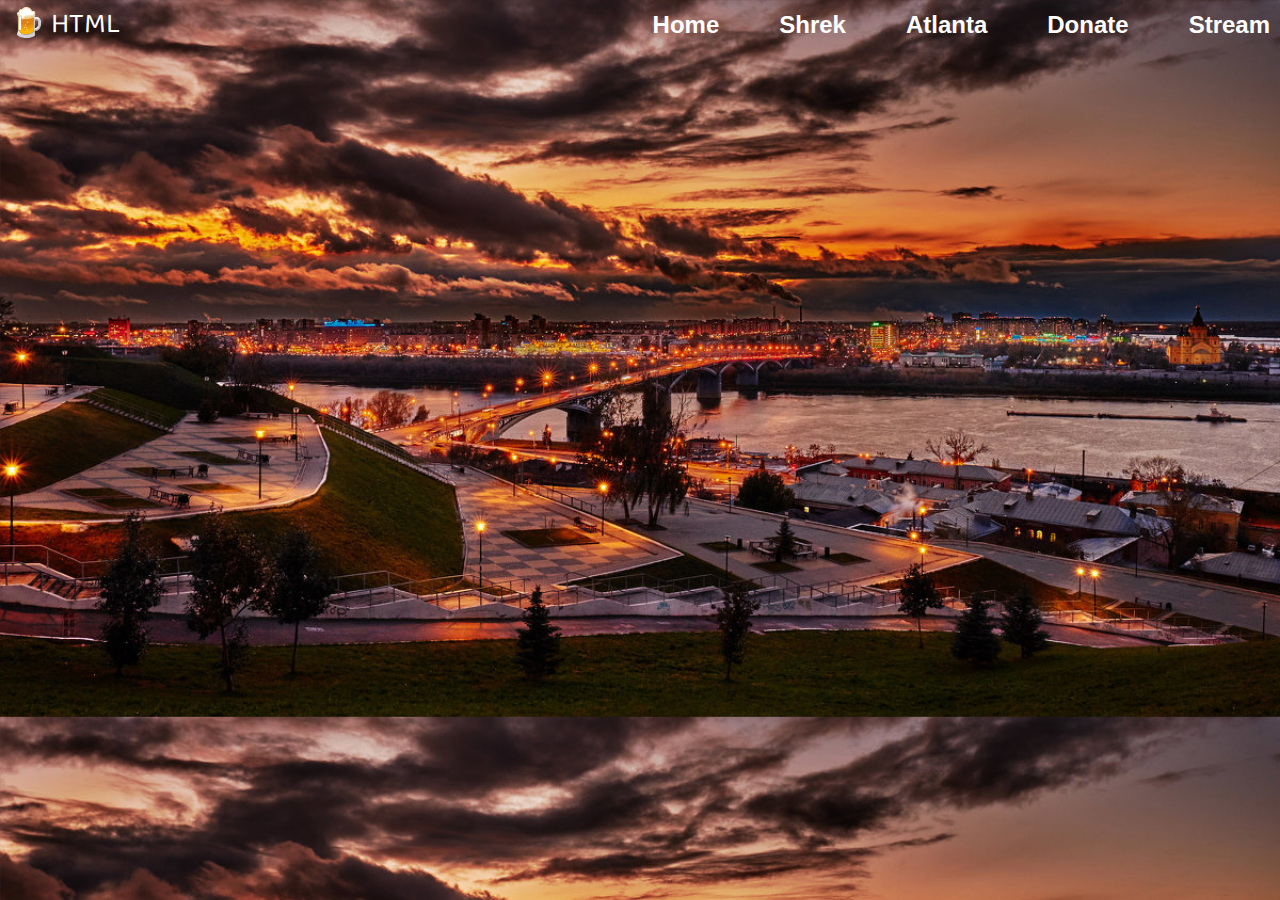
<file: stream.html>
<!DOCTYPE html>
<html lang="en">
<head>
  <meta charset="utf-8">
  <title>Stream</title>
  <link rel="shortcut icon" href="images/audi.png" type="image/x-icon">
  <link rel="stylesheet" href="style.css">
  <link href="https://fonts.googleapis.com/css2?family=Baloo+Paaji+2:wght@600&family=Poppins&display=swap" rel="stylesheet">
  <style type="text/css">
    body {
      background: url("images/hookah.jpg");
      background-size: 100%;
    }
  </style>
  <style type="text/css">
    header {
      width: 100%;
      display: flex;
      justify-content: space-between;
      font-size: 28px;
      font-family: 'Baloo Paaji 2', cursive; 
      margin: 0;
      padding-left: 10px;
      color: white;
    }
  </style>
</head>
<body>
  <!-- HEADER-->
  <header>
    <div class="header_section">
      <div class="header_logo">   <a class="a" href="index.html">&#127866; HTML</a></div>
    </div>

    <div class="header_section">
      <div class="header_item"><a class="a" href="index.html">Home</a></div>
      <div class="header_item"><a class="a" href="news.html">Shrek</a></div>
      <div class="header_item"><a class="a" href="about_us.html">Atlanta</a></div>
      <div class="header_item"><a class="a" href="donate.html">Donate</a></div>
      <div class="header_item"><a class="a" href="stream.html">Stream</a></div>
    </div>
  </header>
  <!-----------------------------------------------------------------------------------------

    content/news

  ------------------------------------------------------------------------------------------>
  <div class="lofi">
    <iframe width="100%" height="315" src="https://www.youtube.com/embed/5qap5aO4i9A" frameborder="0" allow="accelerometer; autoplay; encrypted-media; gyroscope; picture-in-picture" allowfullscreen></iframe>
  </div>

  <!--------------------------------------------------------------------------------------- 

  Footer 

  ----------------------------------------------------------------------------------------->
  
</body>
</html>
</file>
<file: style.css>
h2, h3, h4, h5, h6 {
	margin: 0;
	font-size: 26px;
  font-family: 'Montserrat', sans-serif;
}  

h1 {
	padding: 20px;
	font-family: 'Montserrat', sans-serif;
	font-size: 42px;
}

.h {
  font-size: 20px;
  margin: 10px ;
  padding: 10px;
  font-family: 'Nunito', sans-serif;
}

body {
	background-color: #edeef0;
	margin: 0;
	padding: 0;
}
.white_back {
	background-color: white;
	margin: 0;
	padding: 0;

}


.header {
  width: 100%;
  display: flex;
  justify-content: space-between;
  background-color: #4a76a8;
  margin: 0;
}

.header_index {
  width: 100%;
  display: flex;
  justify-content: space-between;
  margin: 0;
  padding-left: 10px;
}

.header_section {
  padding: 0;
  margin: 0;
  align-items: center;
  display: flex;
}

.header_item {
	font-weight: bold;
	font-size: 24px;
  padding: 10px 20px;
  margin-left: 20px;
  font-family: 'Montserrat', sans-serif;
}

.header_phone {
	font-size: 24px;
  color: white;
  font-family: 'Montserrat', sans-serif;
}

.logo {
	margin: 0;

}

.a {
  text-decoration: none;
  color: white;
}

.header_item:hover {
	background-color: #2a5885;
}

form {
	
  font-family: 'Nunito', sans-serif;
        width: 80%;
        margin: 3em auto;
        padding: 1em;
        background-color: #fdfdff;
        border-radius: 0.5em;
        box-shadow: 2px 3px 7px 2px rgba(0,0,0,0.02);
        font-size: 18px;
}
.niga {
	margin: 0;
	display: flex;
}

.div {
	display: flex;
	margin: 20px 20px;
}

.baby {
	margin: 10px;
}

/* внешние границы таблицы серого цвета толщиной 1px */
table {border: 1px solid grey;
		width: 100%;
} 
/* границы ячеек первого ряда таблицы */
th {border: 1px solid grey;
}
/* границы ячеек тела таблицы */
td {border: 1px solid grey;}

.big {
	font-size: 36px;
	font-family: 'Nunito', sans-serif;
}

.dj {
  margin: 0;
  padding: 100px 0;
  color: white;
  font-size: 86px;
  font-family: 'Montserrat', sans-serif;
  background: url("images/index.jpg"); 
  background-size: 100%;
  width: 100%;
}
</file>
